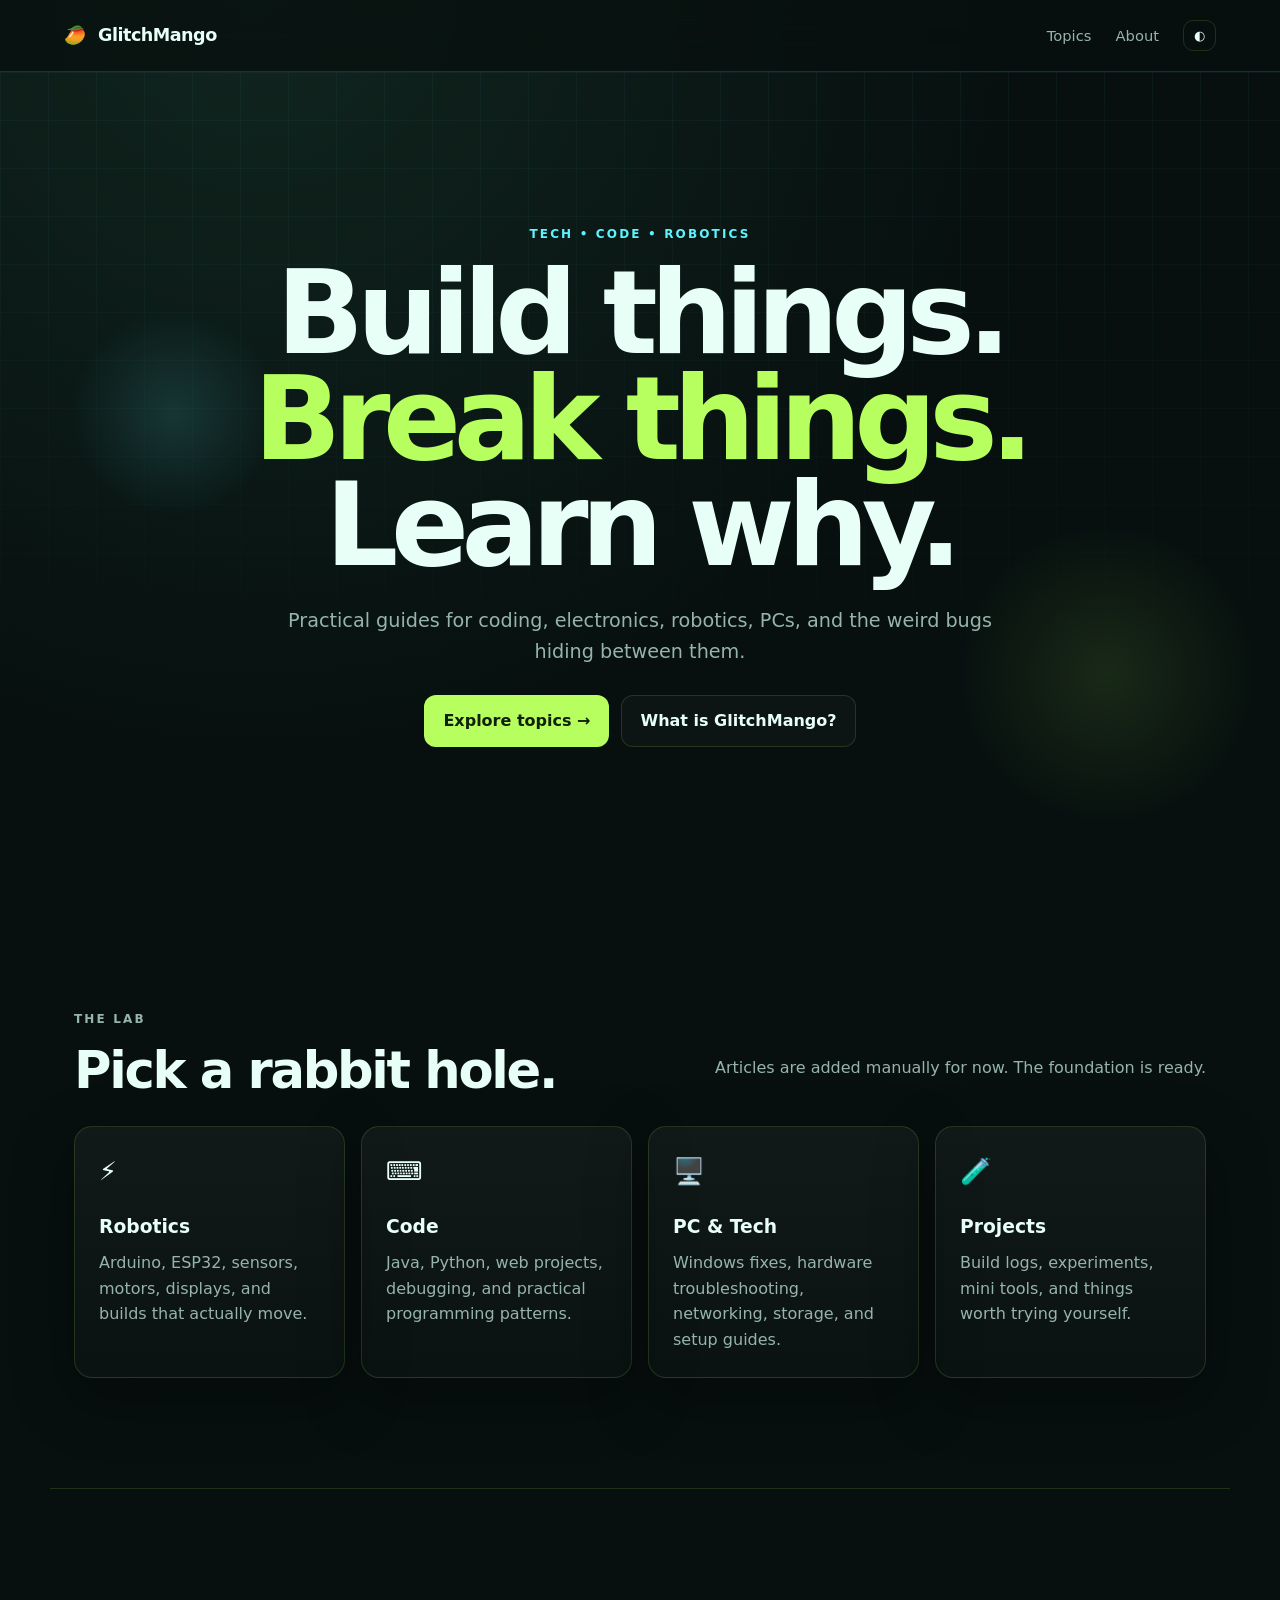
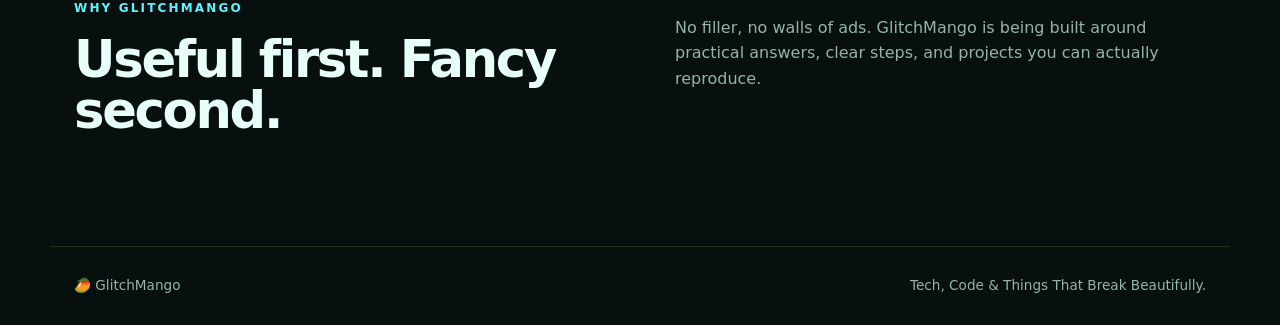
<file: glitchmango/index.html>
<!doctype html>
<html lang="en">
<head>
  <meta charset="UTF-8">
  <meta name="viewport" content="width=device-width, initial-scale=1.0">
  <meta name="description" content="GlitchMango — Tech, Code & Things That Break Beautifully.">
  <title>GlitchMango 🥭 | Tech, Code & Things That Break Beautifully.</title>
  <link rel="stylesheet" href="./styles.css">
</head>
<body>
  <header class="nav">
    <a class="brand" href="./"><span class="logo">🥭</span> GlitchMango</a>
    <nav aria-label="Primary">
      <a href="#topics">Topics</a>
      <a href="#about">About</a>
      <button id="themeBtn" class="icon-btn" type="button" aria-label="Toggle theme">◐</button>
    </nav>
  </header>

  <main>
    <section class="hero">
      <div class="grid"></div>
      <div class="hero-inner">
        <p class="eyebrow">TECH • CODE • ROBOTICS</p>
        <h1>Build things.<br><span>Break things.</span><br>Learn why.</h1>
        <p class="lede">Practical guides for coding, electronics, robotics, PCs, and the weird bugs hiding between them.</p>
        <div class="actions">
          <a class="btn primary" href="#topics">Explore topics →</a>
          <a class="btn ghost" href="#about">What is GlitchMango?</a>
        </div>
      </div>
      <div class="orb orb-a"></div><div class="orb orb-b"></div>
    </section>

    <section id="topics" class="section">
      <div class="section-head">
        <div><p class="eyebrow">THE LAB</p><h2>Pick a rabbit hole.</h2></div>
        <p>Articles are added manually for now. The foundation is ready.</p>
      </div>
      <div class="cards">
        <article class="card"><span class="card-icon">⚡</span><h3>Robotics</h3><p>Arduino, ESP32, sensors, motors, displays, and builds that actually move.</p></article>
        <article class="card"><span class="card-icon">⌨️</span><h3>Code</h3><p>Java, Python, web projects, debugging, and practical programming patterns.</p></article>
        <article class="card"><span class="card-icon">🖥️</span><h3>PC & Tech</h3><p>Windows fixes, hardware troubleshooting, networking, storage, and setup guides.</p></article>
        <article class="card"><span class="card-icon">🧪</span><h3>Projects</h3><p>Build logs, experiments, mini tools, and things worth trying yourself.</p></article>
      </div>
    </section>

    <section id="about" class="section about">
      <div>
        <p class="eyebrow">WHY GLITCHMANGO</p>
        <h2>Useful first. Fancy second.</h2>
      </div>
      <p>No filler, no walls of ads. GlitchMango is being built around practical answers, clear steps, and projects you can actually reproduce.</p>
    </section>
  </main>

  <footer><span>🥭 GlitchMango</span><span>Tech, Code & Things That Break Beautifully.</span></footer>
  <script src="./script.js"></script>
</body>
</html>
</file>
<file: glitchmango/styles.css>
:root{
  --bg:#07100f;--panel:#0c1715;--text:#e8fff8;--muted:#96b4aa;--accent:#b6ff5e;--cyan:#5df4ff;--line:rgba(182,255,94,.14);--shadow:0 20px 60px rgba(0,0,0,.35)
}
*{box-sizing:border-box}html{scroll-behavior:smooth}body{margin:0;background:radial-gradient(circle at 20% 0%,#11251f 0,transparent 35%),var(--bg);color:var(--text);font-family:Inter,ui-sans-serif,system-ui,-apple-system,Segoe UI,sans-serif;line-height:1.6}
a{color:inherit;text-decoration:none}.nav{height:72px;display:flex;align-items:center;justify-content:space-between;padding:0 clamp(18px,5vw,72px);position:sticky;top:0;z-index:5;background:rgba(7,16,15,.72);backdrop-filter:blur(18px);border-bottom:1px solid var(--line)}
.brand{font-weight:850;letter-spacing:-.03em;font-size:1.1rem}.logo{margin-right:7px}nav{display:flex;gap:24px;align-items:center;color:var(--muted);font-size:.92rem}nav a:hover{color:var(--text)}.icon-btn{border:1px solid var(--line);background:transparent;color:var(--text);border-radius:10px;padding:7px 10px;cursor:pointer}
.hero{min-height:calc(100vh - 72px);position:relative;overflow:hidden;display:grid;place-items:center;padding:80px 20px}.grid{position:absolute;inset:0;background-image:linear-gradient(rgba(93,244,255,.045) 1px,transparent 1px),linear-gradient(90deg,rgba(93,244,255,.045) 1px,transparent 1px);background-size:48px 48px;mask-image:linear-gradient(to bottom,black,transparent 82%)}.hero-inner{max-width:980px;text-align:center;position:relative;z-index:2}.eyebrow{font-size:.75rem;letter-spacing:.18em;color:var(--cyan);font-weight:800;margin:0 0 16px}.hero h1{font-size:clamp(3.3rem,9vw,7.8rem);line-height:.92;letter-spacing:-.065em;margin:0;font-weight:900}.hero h1 span{color:var(--accent)}.lede{max-width:720px;margin:28px auto;color:var(--muted);font-size:clamp(1rem,2vw,1.2rem)}.actions{display:flex;gap:12px;justify-content:center;flex-wrap:wrap}.btn{padding:12px 18px;border-radius:12px;font-weight:750;border:1px solid var(--line)}.primary{background:var(--accent);color:#112009}.ghost{background:rgba(255,255,255,.025)}.orb{position:absolute;border-radius:50%;filter:blur(2px);opacity:.5}.orb-a{width:220px;height:220px;background:radial-gradient(circle,#5df4ff44,transparent 68%);left:5%;top:28%}.orb-b{width:320px;height:320px;background:radial-gradient(circle,#b6ff5e36,transparent 68%);right:1%;bottom:8%}
.section{max-width:1180px;margin:auto;padding:110px 24px}.section-head{display:flex;justify-content:space-between;gap:30px;align-items:end;margin-bottom:30px}.section-head p,.about>p{color:var(--muted);max-width:530px}.section h2{font-size:clamp(2rem,4vw,3.5rem);line-height:1;margin:0;letter-spacing:-.045em}.cards{display:grid;grid-template-columns:repeat(4,1fr);gap:16px}.card{background:linear-gradient(180deg,rgba(255,255,255,.045),rgba(255,255,255,.015));border:1px solid var(--line);border-radius:18px;padding:24px;box-shadow:var(--shadow);transition:.25s transform,.25s border-color}.card:hover{transform:translateY(-5px);border-color:rgba(93,244,255,.3)}.card-icon{font-size:1.6rem}.card h3{margin:20px 0 8px}.card p{color:var(--muted);margin:0}.about{display:grid;grid-template-columns:1fr 1fr;gap:70px;border-top:1px solid var(--line)}footer{display:flex;justify-content:space-between;gap:20px;padding:28px 24px;color:var(--muted);border-top:1px solid var(--line);max-width:1180px;margin:auto;font-size:.85rem}
.light{--bg:#eef8f5;--panel:#fff;--text:#10201b;--muted:#557067;--line:rgba(19,73,58,.14)}
@media(max-width:820px){.cards{grid-template-columns:repeat(2,1fr)}.section-head,.about{grid-template-columns:1fr;display:grid}.section{padding:80px 20px}}
@media(max-width:520px){nav a{display:none}.hero{padding:64px 18px}.cards{grid-template-columns:1fr}.section-head{gap:10px}.about{gap:24px}footer{flex-direction:column}}
</file>
